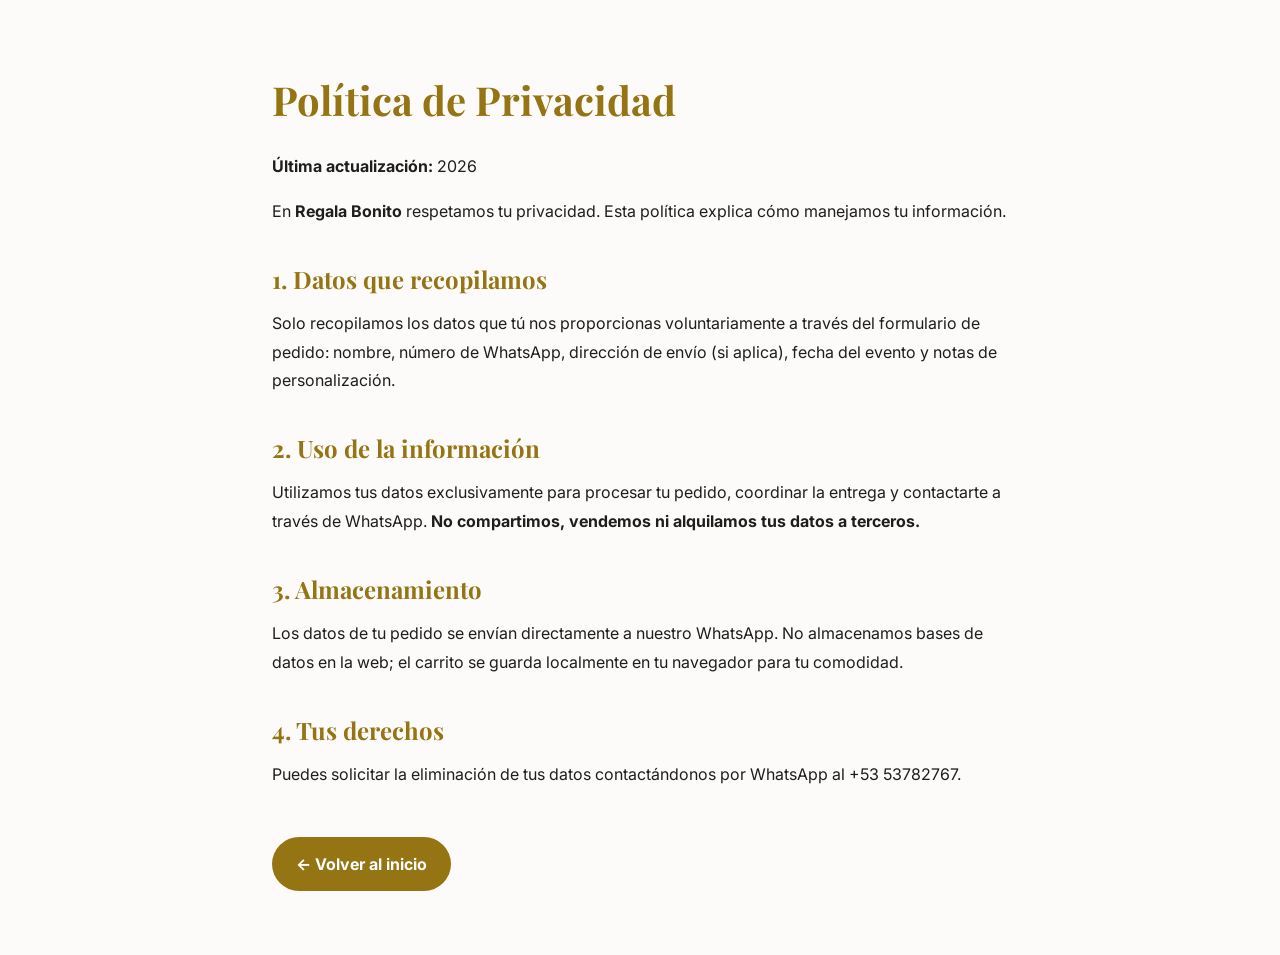
<file: privacy.html>
<!DOCTYPE html>
<html lang="es">
<head>
    <meta charset="UTF-8">
    <meta name="viewport" content="width=device-width, initial-scale=1.0">
    <title>Política de Privacidad - Regala Bonito</title>
    <link rel="icon" type="image/svg+xml" href="data:image/svg+xml,%3Csvg xmlns='http://www.w3.org/2000/svg' viewBox='0 0 100 100'%3E%3Cg fill='%23c5a043' stroke='%23c5a043' stroke-width='6.5' stroke-linecap='round' stroke-linejoin='round'%3E%3Ccircle cx='50' cy='40' r='5.5'/%3E%3Cpath d='M 46 39 C 30 18, 12 35, 45 42'/%3E%3Cpath d='M 54 39 C 70 18, 88 35, 55 42'/%3E%3Cpath d='M 47 44 C 35 56, 30 71, 38 79'/%3E%3Cpath d='M 53 44 C 65 56, 70 71, 62 79'/%3E%3C/g%3E%3C/svg%3E">
    <link href="https://fonts.googleapis.com/css2?family=Inter:wght@300;400;500;600;700&family=Playfair+Display:ital,wght@0,400;0,500;0,600;0,700;1,400&display=swap" rel="stylesheet">
    <link href="styles.css" rel="stylesheet">
</head>
<body class="legal-page">
    <div class="legal-container">
        <h1 class="legal-title">Política de Privacidad</h1>
        <p><strong>Última actualización:</strong> 2026</p>
        <p>En <strong>Regala Bonito</strong> respetamos tu privacidad. Esta política explica cómo manejamos tu información.</p>
        <h2>1. Datos que recopilamos</h2>
        <p>Solo recopilamos los datos que tú nos proporcionas voluntariamente a través del formulario de pedido: nombre, número de WhatsApp, dirección de envío (si aplica), fecha del evento y notas de personalización.</p>
        <h2>2. Uso de la información</h2>
        <p>Utilizamos tus datos exclusivamente para procesar tu pedido, coordinar la entrega y contactarte a través de WhatsApp. <strong>No compartimos, vendemos ni alquilamos tus datos a terceros.</strong></p>
        <h2>3. Almacenamiento</h2>
        <p>Los datos de tu pedido se envían directamente a nuestro WhatsApp. No almacenamos bases de datos en la web; el carrito se guarda localmente en tu navegador para tu comodidad.</p>
        <h2>4. Tus derechos</h2>
        <p>Puedes solicitar la eliminación de tus datos contactándonos por WhatsApp al +53 53782767.</p>
        <a href="/" class="legal-back-btn">← Volver al inicio</a>
    </div>
</body>
</html>
</file>
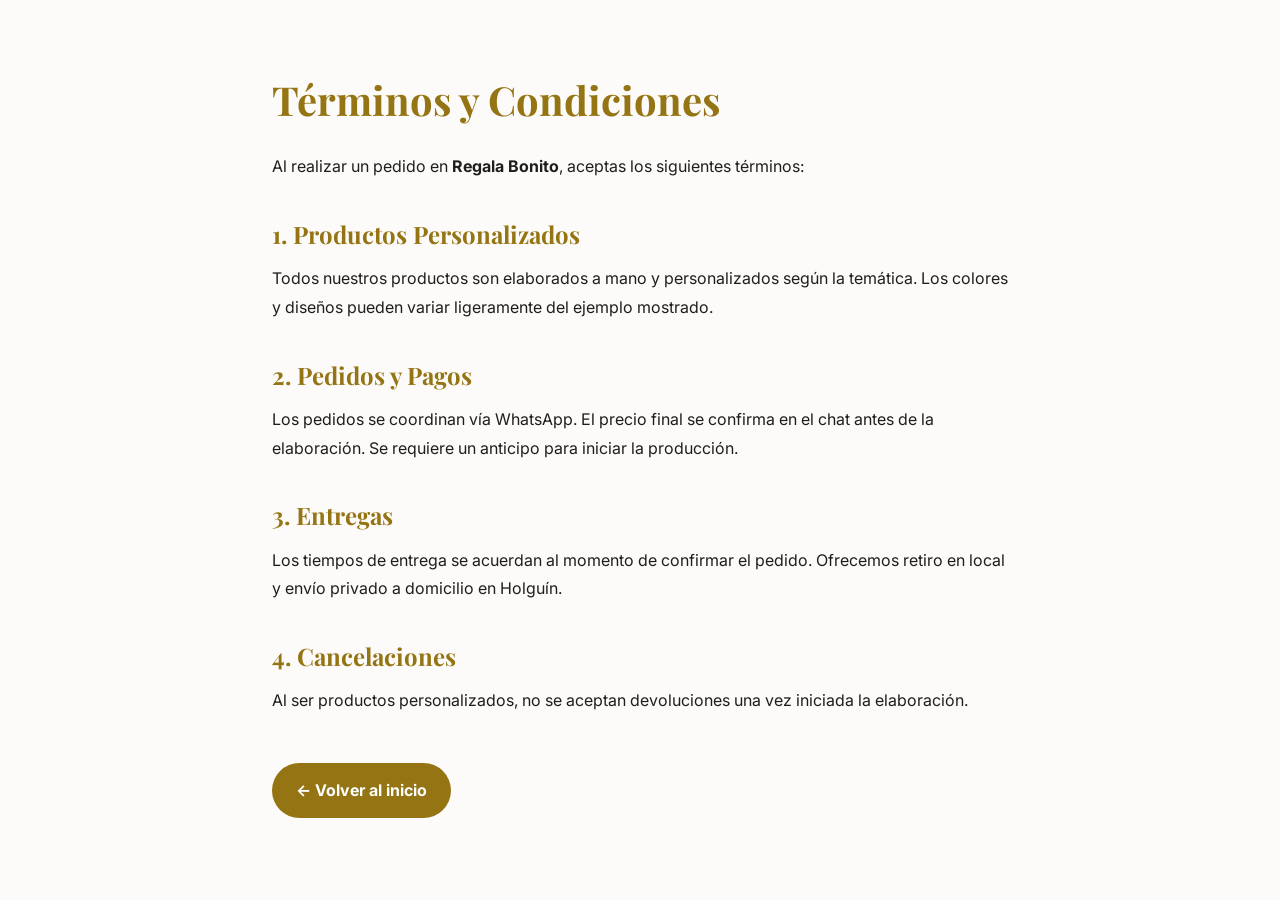
<file: terms.html>
<!DOCTYPE html>
<html lang="es">
<head>
    <meta charset="UTF-8">
    <meta name="viewport" content="width=device-width, initial-scale=1.0">
    <title>Términos y Condiciones - Regala Bonito</title>
    <link rel="icon" type="image/svg+xml" href="data:image/svg+xml,%3Csvg xmlns='http://www.w3.org/2000/svg' viewBox='0 0 100 100'%3E%3Cg fill='%23c5a043' stroke='%23c5a043' stroke-width='6.5' stroke-linecap='round' stroke-linejoin='round'%3E%3Ccircle cx='50' cy='40' r='5.5'/%3E%3Cpath d='M 46 39 C 30 18, 12 35, 45 42'/%3E%3Cpath d='M 54 39 C 70 18, 88 35, 55 42'/%3E%3Cpath d='M 47 44 C 35 56, 30 71, 38 79'/%3E%3Cpath d='M 53 44 C 65 56, 70 71, 62 79'/%3E%3C/g%3E%3C/svg%3E">
    <link href="https://fonts.googleapis.com/css2?family=Inter:wght@300;400;500;600;700&family=Playfair+Display:ital,wght@0,400;0,500;0,600;0,700;1,400&display=swap" rel="stylesheet">
    <link href="styles.css" rel="stylesheet">
</head>
<body class="legal-page">
    <div class="legal-container">
        <h1 class="legal-title">Términos y Condiciones</h1>
        <p>Al realizar un pedido en <strong>Regala Bonito</strong>, aceptas los siguientes términos:</p>
        <h2>1. Productos Personalizados</h2>
        <p>Todos nuestros productos son elaborados a mano y personalizados según la temática. Los colores y diseños pueden variar ligeramente del ejemplo mostrado.</p>
        <h2>2. Pedidos y Pagos</h2>
        <p>Los pedidos se coordinan vía WhatsApp. El precio final se confirma en el chat antes de la elaboración. Se requiere un anticipo para iniciar la producción.</p>
        <h2>3. Entregas</h2>
        <p>Los tiempos de entrega se acuerdan al momento de confirmar el pedido. Ofrecemos retiro en local y envío privado a domicilio en Holguín.</p>
        <h2>4. Cancelaciones</h2>
        <p>Al ser productos personalizados, no se aceptan devoluciones una vez iniciada la elaboración.</p>
        <a href="/" class="legal-back-btn">← Volver al inicio</a>
    </div>
</body>
</html>
</file>
<file: styles.css>
/*
  Project:      Regala Bonito - El Arte de Regalar
  Author:       AI Studio Developer
  Date:         2026-06-17
  Description:  High-end customized celebration gifts landing page. This stylesheet defines the root design system, mobile-first layouts, luxury typography pairings, responsive structures, and fluid interactive animations.
  Technologies: CSS3, Google Fonts (standalone, no build step)
*/

/* ===== VARIABLES & DESIGN SYSTEM ===== */
:root {
  /* Brand Color Palette - Modern Champagne Theme */
  --color-surface-bg: #fdfbf9;
  --color-surface-card: #ffffff;
  --color-surface-low: #f8f5f2;
  --color-surface-container: #eae2d8;
  --color-on-surface: #1e1e1d;
  --color-on-surface-muted: #5e5a52;
  --color-outline: #c7bea2;
  --color-outline-soft: #ebd0bd4c;

  --color-primary: #947413; /* Deeper Luxury Gold */
  --color-primary-gold: #c5a043; /* Pure Champagne Gold */
  --color-on-primary: #ffffff;
  --color-gold-glow: rgba(197, 160, 67, 0.2);

  --color-secondary-taupe: #524d45;
  --color-secondary-container: #f5eedf;
  --color-on-secondary-container: #474135;

  --color-whatsapp: #0f7a52;
  --color-error: #cc3333;

  /* Typography Scale */
  --font-display: "Playfair Display", "Times New Roman", Georgia, serif;
  --font-body: "Inter", system-ui, -apple-system, sans-serif;

  /* Spacing Scale (with fluid vertical negative space) */
  --spacing-xxs: 0.25rem; /* 4px */
  --spacing-xs: 0.5rem; /* 8px */
  --spacing-sm: 1rem; /* 16px */
  --spacing-md: 2rem; /* 32px */
  --spacing-lg: 5rem; /* 80px (Generous breathing room) */
  --spacing-container-max: 75rem; /* 1200px */

  /* Border Radii */
  --radius-sm: 0.375rem; /* 6px */
  --radius-md: 0.75rem; /* 12px */
  --radius-lg: 1.25rem; /* 20px */
  --radius-xl: 2rem; /* 32px */
  --radius-full: 9999px;

  /* Elevation (Air Soft Shadows) */
  --shadow-low: 0 4px 20px rgba(82, 77, 69, 0.04);
  --shadow-high: 0 16px 45px rgba(82, 77, 69, 0.08);
  --shadow-gold: 0 8px 30px rgba(197, 160, 67, 0.15);

  /* Butter-Smooth Spring Transitions */
  --transition-smooth: all 0.4s cubic-bezier(0.16, 1, 0.3, 1);
  --transition-fast: all 0.2s cubic-bezier(0.4, 0, 0.2, 1);
}

/* ===== BASE & ACCESSIBILITY STYLES ===== */
* {
  box-sizing: border-box;
  margin: 0;
  padding: 0;
}

html {
  scroll-behavior: smooth;
  height: -webkit-fill-available;
}

body {
  background-color: var(--color-surface-bg);
  color: var(--color-on-surface);
  font-family: var(--font-body);
  font-size: 1rem;
  line-height: 1.6;
  overflow-x: hidden;
  -webkit-font-smoothing: antialiased;
  min-height: 100vh;
  min-height: -webkit-fill-available;
}

/* Skip Link for Keyboard Nav */
.skip-link {
  position: absolute;
  top: -10rem;
  left: 1rem;
  z-index: 100;
  padding: 0.75rem 1.75rem;
  background-color: var(--color-primary);
  color: var(--color-on-primary);
  font-weight: 600;
  border-radius: var(--radius-md);
  transition: var(--transition-fast);
  text-decoration: none;
}

.skip-link:focus {
  top: 1rem;
  outline: 3px solid var(--color-primary-gold);
  outline-offset: 4px;
}

/* ===== STANDALONE UTILITY CLASSES ===== */
/* Small set of utilities used in the markup, restored without Tailwind. */
.text-xs {
  font-size: 0.75rem;
  line-height: 1rem;
}
.text-base {
  font-size: 1rem;
  line-height: 1.5rem;
}
.text-lg {
  font-size: 1.125rem;
  line-height: 1.75rem;
}
.font-normal {
  font-weight: 400;
}
.text-on-secondary-container {
  color: var(--color-on-secondary-container);
}
.border-0 {
  border-width: 0;
}
.p-0 {
  padding: 0;
}
.m-0 {
  margin: 0;
}
.space-y-4 > * + * {
  margin-top: var(--spacing-sm);
}
.sr-only {
  position: absolute;
  width: 1px;
  height: 1px;
  padding: 0;
  margin: -1px;
  overflow: hidden;
  clip: rect(0, 0, 0, 0);
  white-space: nowrap;
  border-width: 0;
}

/* Luxury Interactive Outlines */
a:focus-visible,
button:focus-visible,
input:focus-visible,
select:focus-visible,
textarea:focus-visible {
  outline: 3px solid var(--color-primary-gold);
  outline-offset: 2px;
}

/* Main Container Frame */
.container {
  width: 100%;
  max-width: var(--spacing-container-max);
  margin-right: auto;
  margin-left: auto;
  padding-right: var(--spacing-sm);
  padding-left: var(--spacing-sm);
}

/* ===== LUXURY STICKY HEADER ===== */
.header {
  position: fixed;
  top: 0;
  left: 0;
  z-index: 50;
  width: 100%;
  background-color: rgba(253, 251, 249, 0.85);
  backdrop-filter: blur(20px);
  -webkit-backdrop-filter: blur(20px);
  border-bottom: 1px solid rgba(199, 190, 162, 0.25);
  transition: var(--transition-smooth);
}

.header__content {
  display: flex;
  align-items: center;
  justify-content: space-between;
  padding: 1rem 1.25rem;
}

.header__branding {
  display: flex;
  align-items: center;
  gap: var(--spacing-xs);
  cursor: pointer;
  text-decoration: none;
}

.header__logo-container {
  height: 4rem;
  width: 4rem;
  display: flex;
  align-items: center;
  justify-content: center;
  transition: var(--transition-smooth);
}

.header__logo-svg {
  width: 100%;
  height: 100%;
  color: var(--color-primary-gold);
  transition: var(--transition-smooth);
}

.header__branding:hover .header__logo-container {
  transform: rotate(-10deg) scale(1.15);
}

.header__title {
  font-family: var(--font-display);
  font-size: 1.55rem;
  font-weight: 700;
  color: var(--color-primary);
  letter-spacing: -0.01em;
  background: linear-gradient(
    135deg,
    var(--color-primary),
    var(--color-primary-gold)
  );
  -webkit-background-clip: text;
  -webkit-text-fill-color: transparent;
  transition: var(--transition-smooth);
}

.header__nav {
  display: none;
  align-items: center;
  gap: var(--spacing-md);
}

.header__link {
  font-size: 0.8125rem;
  font-weight: 600;
  color: var(--color-on-surface-muted);
  text-decoration: none;
  letter-spacing: 0.08em;
  text-transform: uppercase;
  padding: 0.5rem 0.25rem;
  position: relative;
  transition: var(--transition-fast);
}

.header__link::after {
  content: "";
  position: absolute;
  bottom: 0;
  left: 50%;
  width: 0;
  height: 1.5px;
  background-color: var(--color-primary);
  transition: var(--transition-fast);
  transform: translateX(-50%);
}

.header__link:hover::after,
.header__link--active::after {
  width: 100%;
}

.header__link:hover,
.header__link--active {
  color: var(--color-primary);
}

.header__actions {
  display: flex;
  align-items: center;
  gap: var(--spacing-xs);
}

.header__cart-button {
  position: relative;
  display: flex;
  align-items: center;
  justify-content: center;
  height: 2.5rem;
  width: 2.5rem;
  color: var(--color-primary);
  background-color: var(--color-surface-card);
  border: 1px solid rgba(199, 190, 162, 0.25);
  border-radius: var(--radius-full);
  cursor: pointer;
  box-shadow: var(--shadow-low);
  transition: var(--transition-smooth);
}

.header__cart-button:hover {
  transform: scale(1.05);
  border-color: var(--color-primary-gold);
  box-shadow: 0 4px 15px rgba(197, 160, 67, 0.15);
}

.header__cart-badge {
  position: absolute;
  top: -0.25rem;
  right: -0.25rem;
  display: flex;
  align-items: center;
  justify-content: center;
  height: 1.25rem;
  width: 1.25rem;
  background-color: var(--color-primary-gold);
  border: 1.5px solid var(--color-surface-bg);
  color: #ffffff;
  font-size: 0.625rem;
  font-weight: 700;
  border-radius: var(--radius-full);
  animation: badgeScale 0.4s cubic-bezier(0.175, 0.885, 0.32, 1.275) both;
}

.header__mobile-menu-trigger {
  display: flex;
  align-items: center;
  justify-content: center;
  height: 2.5rem;
  width: 2.5rem;
  background-color: var(--color-surface-card);
  color: var(--color-on-surface);
  border: 1px solid rgba(199, 190, 162, 0.25);
  border-radius: var(--radius-full);
  cursor: pointer;
  transition: var(--transition-smooth);
}

.header__mobile-menu-trigger:hover {
  transform: scale(1.05);
  border-color: var(--color-primary-gold);
}

.header__action-icon {
  width: 1.5rem !important;
  height: 1.5rem !important;
  font-weight: 300 !important;
}

/* ===== PREMIUM RESPONSIVE HERO SECTION ===== */
.hero {
  position: relative;
  display: flex;
  align-items: center;
  justify-content: center;
  height: 100vh;
  height: 100dvh;
  min-height: 520px;
  width: 100%;
  overflow: hidden;
  background-color: #d7c197;
}

.hero__background {
  position: absolute;
  inset: 0;
  z-index: 0;
  width: 100%;
  height: 100%;
}

.hero__overlay {
  position: absolute;
  inset: 0;
  z-index: 10;
  width: 100%;
  height: 100%;
  background: linear-gradient(
    180deg,
    rgba(11, 9, 8, 0.2) 0%,
    rgba(11, 9, 8, 0.85) 100%
  );
}

.hero__image {
  width: 100%;
  height: 100%;
  object-fit: cover;
  transform: scale(1.02);
  transition: transform 6s cubic-bezier(0.16, 1, 0.3, 1);
}

.hero:hover .hero__image {
  transform: scale(1.07);
}

.hero__content {
  position: relative;
  z-index: 20;
  width: 100%;
  color: #ffffff;
  padding: 0 var(--spacing-sm);
  display: flex;
  align-items: center;
  justify-content: center;
}

.hero__text-wrapper {
  max-width: 42rem;
  margin: 0 auto;
  text-align: center;
}

.hero__title {
  font-family: var(--font-display);
  font-size: 2.75rem;
  font-weight: 700;
  line-height: 1.3;
  padding-bottom: 0.1em;
  margin-bottom: var(--spacing-sm);
  letter-spacing: -0.01em;

  background: none !important;
  color: #ffffff !important;
  -webkit-text-fill-color: #ffffff !important;
  text-shadow: 0 4px 15px rgba(0, 0, 0, 0.7);

  animation: heroTitleReveal 1.4s cubic-bezier(0.16, 1, 0.3, 1) both;
}

.hero__tagline {
  font-family: var(--font-body);
  font-weight: 300;
  font-size: 1.0625rem;
  line-height: 1.6;
  margin-bottom: var(--spacing-md);
  color: #eae2d8;
  opacity: 0.95;
  animation: heroTextReveal 1.6s cubic-bezier(0.16, 1, 0.3, 1) 0.2s both;
  text-shadow: 0 2px 10px rgba(0, 0, 0, 0.8);
}

.hero__button {
  display: inline-flex;
  align-items: center;
  justify-content: center;
  padding: 0.95rem 2.5rem;
  background: linear-gradient(135deg, var(--color-primary-gold), #dfb448);
  color: #0b0a09;
  font-size: 0.8125rem;
  font-weight: 700;
  text-transform: uppercase;
  letter-spacing: 0.15em;
  text-decoration: none;
  border-radius: var(--radius-full);
  box-shadow:
    var(--shadow-gold),
    0 0 0 1px rgba(197, 160, 67, 0.1);
  transition: var(--transition-smooth);
  animation: heroButtonReveal 1.8s cubic-bezier(0.16, 1, 0.3, 1) 0.4s both;
}

.hero__button:hover {
  transform: translateY(-4px);
  background: linear-gradient(135deg, #ffd875, #dfb448);
  box-shadow: 0 12px 35px rgba(197, 160, 67, 0.45);
}

.hero__button:active {
  transform: translateY(-2px);
}

.hero__scroll-indicator {
  position: absolute;
  bottom: 2.5rem;
  left: 0;
  width: 100%;
  display: flex;
  justify-content: center;
  z-index: 25;
  animation: heroButtonReveal 1.8s cubic-bezier(0.16, 1, 0.3, 1) 0.6s both;
}

.hero__scroll-btn {
  display: flex;
  flex-direction: column;
  align-items: center;
  gap: 0.375rem;
  text-decoration: none;
  color: rgba(234, 226, 216, 0.7);
  font-size: 0.6875rem;
  font-weight: 600;
  letter-spacing: 0.18em;
  text-transform: uppercase;
  transition: var(--transition-smooth);
}

.hero__scroll-btn:hover {
  color: var(--color-primary-gold);
}

.hero__scroll-arrow {
  width: 2rem;
  height: 2rem;
  animation: scrollPulse 2s infinite ease-in-out;
}

@keyframes scrollPulse {
  0%,
  100% {
    transform: translateY(0);
    opacity: 0.5;
  }
  50% {
    transform: translateY(6px);
    opacity: 1;
  }
}

/* ===== CATÁLOGO SECTION ===== */
.catalog {
  padding-top: var(--spacing-lg);
  padding-bottom: var(--spacing-lg);
}

.catalog__header {
  display: flex;
  flex-direction: column;
  align-items: center;
  text-align: center;
  margin-bottom: var(--spacing-md);
}

.catalog__subtitle {
  font-size: 0.75rem;
  font-weight: 700;
  text-transform: uppercase;
  letter-spacing: 0.15em;
  color: var(--color-primary-gold);
  margin-bottom: 0.5rem;
}

.catalog__title {
  font-family: var(--font-display);
  font-size: 2.25rem;
  font-weight: 600;
  color: var(--color-on-surface);
  line-height: 1.25;
}

.catalog__divider {
  width: 3.5rem;
  height: 2.5px;
  background-color: var(--color-primary-gold);
  margin: var(--spacing-sm) 0;
  border-radius: var(--radius-full);
}

.catalog__scroller-wrapper {
  position: relative;
  width: 100%;
}

.catalog__scroller {
  width: 100%;
  overflow-x: auto;
  padding: 0.5rem 0.25rem 0.75rem 0.25rem;
  -ms-overflow-style: none; /* IE, Edge */
  scrollbar-width: none; /* Firefox */
}

/* Elegant scroll container hiding logic */
.catalog__scroller::-webkit-scrollbar {
  display: none; /* Chrome, Safari */
}

.catalog__scroll-indicator-mobile {
  position: absolute;
  right: 0.65rem;
  top: 50%;
  transform: translateY(-50%);
  display: flex;
  align-items: center;
  justify-content: center;
  background-color: rgba(255, 255, 255, 0.55);
  backdrop-filter: blur(4px);
  -webkit-backdrop-filter: blur(4px);
  border: 1px solid rgba(197, 160, 67, 0.2);
  color: var(--color-primary-gold);
  width: 2.25rem;
  height: 2.25rem;
  border-radius: var(--radius-full);
  pointer-events: none;
  z-index: 5;
  transition:
    opacity 0.4s cubic-bezier(0.165, 0.84, 0.44, 1),
    transform 0.4s cubic-bezier(0.165, 0.84, 0.44, 1);
  opacity: 0.85;
}

.catalog__scroll-indicator-mobile--hidden {
  opacity: 0 !important;
  transform: translateY(-50%) translateX(8px) !important;
  pointer-events: none;
}

.catalog__scroll-arrow-mobile {
  display: inline-flex;
  align-items: center;
  justify-content: center;
  animation: miniSlideArrow 1.6s infinite ease-in-out;
}

@keyframes miniSlideArrow {
  0%,
  100% {
    transform: translateX(0);
  }
  50% {
    transform: translateX(3px);
  }
}

@media (min-width: 950px) {
  .catalog__scroll-indicator-mobile {
    display: none !important;
  }
}

.catalog__filters {
  display: flex;
  gap: var(--spacing-xs);
  min-width: max-content;
  position: relative;
}

.catalog__filter-btn {
  padding: 0.625rem 1.375rem;
  background-color: var(--color-surface-card);
  color: var(--color-on-surface-muted);
  font-family: var(--font-body);
  font-size: 0.8125rem;
  font-weight: 500;
  border: 1px solid rgba(199, 190, 162, 0.25);
  border-radius: var(--radius-full);
  cursor: pointer;
  transition: var(--transition-smooth);
}

.catalog__filter-btn:not(.catalog__filter-btn--active):hover {
  border-color: var(--color-primary-gold);
  color: var(--color-primary);
  transform: translateY(-2px);
}

.catalog__filter-btn--active {
  background-color: var(--color-primary) !important;
  border-color: var(--color-primary) !important;
  color: var(--color-on-primary) !important;
}

.catalog__filter-btn--active:hover {
  transform: translateY(-2px);
  background-color: var(--color-primary) !important;
  border-color: var(--color-primary) !important;
  color: var(--color-on-primary) !important;
}

/* ===== PRODUCT GRID ===== */
.product-grid {
  display: grid;
  grid-template-columns: repeat(2, 1fr);
  gap: 1rem;
  padding: 0.5rem;
  align-items: stretch;
}

.product-card {
  position: relative;
  background-color: var(--color-surface-card);
  border-radius: var(--radius-md);
  overflow: hidden;
  border: 1px solid rgba(199, 190, 162, 0.15);
  box-shadow: var(--shadow-low);
  display: flex;
  flex-direction: column;
  transition: var(--transition-smooth);
  width: 100%;
  height: 100%;
  cursor: pointer;
}

.product-card:hover {
  transform: translateY(-8px);
  box-shadow: var(--shadow-high);
}

.product-card__wrapper {
  position: relative;
  aspect-ratio: 1.1 / 1; /* Slight landscape aspect ratio prevents image stretch heights */
  background-color: var(--color-surface-low);
  overflow: hidden;
}

.product-card__image {
  width: 100%;
  height: 100%;
  object-fit: cover;
  transition: transform 0.6s cubic-bezier(0.16, 1, 0.3, 1);
}

.product-card__image--placeholder {
  object-fit: contain;
  padding: 1rem;
  background-color: var(--color-secondary-container);
}

.catalog__status {
  grid-column: 1 / -1;
  width: 100%;
  padding: var(--spacing-md) var(--spacing-sm);
  text-align: center;
  color: var(--color-on-surface-muted);
  font-size: 0.9375rem;
  line-height: 1.6;
}

.catalog__status--error {
  color: var(--color-error);
}

.product-card:hover .product-card__image {
  transform: scale(1.08);
}

.product-card__body {
  padding: 1rem;
  display: flex;
  flex-direction: column;
  flex-grow: 1;
}

.product-card__title {
  font-family: var(--font-display);
  font-size: 1.0625rem;
  font-weight: 600;
  color: var(--color-on-surface);
  margin-bottom: 0.375rem;
}

.product-card__description {
  font-size: 0.75rem;
  color: var(--color-on-surface-muted);
  margin-bottom: 0.75rem;
  display: -webkit-box;
  -webkit-line-clamp: 2;
  -webkit-box-orient: vertical;
  overflow: hidden;
  line-height: 1.5;
}

.product-card__footer {
  margin-top: auto;
  display: flex;
  flex-direction: column;
  gap: var(--spacing-xs);
}

.product-card__price {
  font-size: 1.125rem;
  font-weight: 700;
  color: var(--color-primary);
}

.product-card__button {
  display: inline-flex;
  align-items: center;
  justify-content: center;
  gap: 0.375rem;
  padding: 0.625rem 0.875rem;
  background-color: var(--color-primary);
  color: var(--color-on-primary);
  font-size: 0.75rem;
  font-weight: 600;
  border: none;
  border-radius: var(--radius-sm);
  cursor: pointer;
  transition: var(--transition-fast);
  width: 100%;
}

.product-card__button:hover {
  background-color: var(--color-primary-gold);
}

.product-card__button:active {
  transform: scale(0.97);
}

/* ===== HOW TO ORDER ===== */
.instructions {
  background-color: var(--color-surface-low);
  padding-top: var(--spacing-lg);
  padding-bottom: var(--spacing-lg);
}

.instructions__title {
  font-family: var(--font-display);
  font-size: 2.25rem;
  font-weight: 600;
  color: var(--color-primary);
  text-align: center;
  margin-bottom: var(--spacing-md);
}

.instructions__grid {
  display: grid;
  grid-template-columns: 1fr;
  gap: var(--spacing-sm);
  padding: 0 1rem;
}

.instruction-step {
  display: flex;
  align-items: flex-start;
  text-align: left;
  padding: 1.25rem;
  background-color: var(--color-surface-card);
  border-radius: var(--radius-md);
  box-shadow: var(--shadow-low);
  border: 1px solid rgba(199, 190, 162, 0.1);
  transition: var(--transition-smooth);
}

.instruction-step:hover {
  transform: translateX(4px);
  border-color: var(--color-primary-gold);
}

.instruction-step__icon-box {
  display: flex;
  align-items: center;
  justify-content: center;
  width: 3.5rem;
  height: 3.5rem;
  background-color: var(--color-secondary-container);
  border-radius: var(--radius-full);
  color: var(--color-primary);
  flex-shrink: 0;
  margin-right: var(--spacing-sm);
}

.instruction-step__icon {
  font-size: 1.875rem !important;
  font-weight: 300 !important;
}

.instruction-step__text-box {
  display: flex;
  flex-direction: column;
}

.instruction-step__title {
  font-size: 0.9375rem;
  font-weight: 700;
  color: var(--color-on-surface);
  margin-bottom: 0.125rem;
}

.instruction-step__description {
  font-size: 0.75rem;
  color: var(--color-on-surface-muted);
  line-height: 1.4;
}

/* ===== COMPACT LUXURY FORM SECTION ===== */
.checkout-section {
  padding-top: var(--spacing-lg);
  padding-bottom: var(--spacing-lg);
}

.checkout {
  max-width: 68rem;
  margin-right: auto;
  margin-left: auto;
  padding: 0 1rem;
  width: 100%;
}

.checkout__card {
  background-color: var(--color-surface-card);
  padding: 1.75rem;
  border-radius: var(--radius-lg);
  box-shadow: var(--shadow-high);
  border: 1px solid rgba(199, 190, 162, 0.2);
}

.checkout__title {
  font-family: var(--font-display);
  font-size: 2rem;
  font-weight: 600;
  color: var(--color-primary);
  margin-bottom: var(--spacing-md);
  text-align: center;
}

.form-group {
  margin-bottom: 1.25rem;
}

.form-row {
  display: grid;
  grid-template-columns: 1fr;
  gap: 1rem;
}

.form-label {
  display: block;
  font-size: 0.8125rem;
  font-weight: 600;
  color: var(--color-on-surface-muted);
  margin-bottom: 0.375rem;
  letter-spacing: 0.05em;
  text-transform: uppercase;
}

.form-control,
.form-select,
.form-textarea {
  width: 100%;
  padding: 1rem 1.25rem;
  border: 1px solid var(--color-surface-container);
  border-radius: var(--radius-md);
  background-color: #ffffff;
  font-family: var(--font-body);
  font-size: 1rem;
  color: var(--color-on-surface);
  transition: var(--transition-fast);
}

.form-control::placeholder,
.form-textarea::placeholder {
  color: #b5af9f;
  font-style: italic;
  font-weight: 300;
}

.form-control:focus,
.form-select:focus,
.form-textarea:focus {
  border-color: var(--color-primary-gold);
  background-color: #ffffff;
  outline: none;
  box-shadow: 0 0 0 4px var(--color-gold-glow);
}

.form-select {
  appearance: none;
  -webkit-appearance: none;
  -moz-appearance: none;
  background-image: url("data:image/svg+xml,%3Csvg xmlns='http://www.w3.org/2000/svg' viewBox='0 0 24 24' fill='%23947413'%3E%3Cpath d='M7 10l5 5 5-5z'/%3E%3C/svg%3E");
  background-repeat: no-repeat;
  background-position: right 1rem center;
  background-size: 1.5rem;
  padding-right: 3rem;
  cursor: pointer;
}

.form-textarea {
  resize: vertical;
  min-height: 120px;
}

.checkout__submit-btn {
  display: inline-flex;
  align-items: center;
  justify-content: center;
  gap: 0.75rem;
  width: 100%;
  padding: 1.125rem 2rem;
  background-color: var(--color-on-surface) !important;
  color: #ffffff !important;
  border: none !important;
  font-family: var(--font-body);
  font-size: 0.9375rem;
  font-weight: 700;
  text-transform: uppercase;
  letter-spacing: 0.16em;
  border-radius: var(--radius-full) !important;
  cursor: pointer;
  transition: all 0.4s cubic-bezier(0.165, 0.84, 0.44, 1) !important;
}

.checkout__submit-btn:hover {
  background-color: var(--color-whatsapp) !important;
  border: none !important;
  color: #ffffff !important;
  transform: translateY(-3px);
  letter-spacing: 0.15em;
}

.checkout__submit-btn:active {
  transform: translateY(-1px) scale(0.98);
}

.checkout__btn-whatsapp {
  width: 1.35rem;
  height: 1.35rem;
  fill: currentColor;
}

/* ===== CART DRAWER SYSTEM ===== */
.cart-overlay {
  position: fixed;
  inset: 0;
  z-index: 60;
  display: none;
  background-color: rgba(18, 16, 13, 0.4);
  opacity: 0;
  transition: opacity 0.4s cubic-bezier(0.16, 1, 0.3, 1);
}

.cart-overlay--active {
  display: block;
  opacity: 1;
}

.cart-sidebar {
  position: fixed;
  top: 0;
  right: 0;
  z-index: 70;
  display: flex;
  flex-direction: column;
  width: 100%;
  max-width: 26rem;
  height: 100%;
  background-color: var(--color-surface-card);
  box-shadow: var(--shadow-high);
  transform: translateX(100%);
  transition: transform 0.4s cubic-bezier(0.16, 1, 0.3, 1);
}

.cart-sidebar--active {
  transform: translateX(0);
}

.cart-sidebar__header {
  display: flex;
  align-items: center;
  justify-content: space-between;
  padding: 1.25rem;
  border-bottom: 1px solid rgba(199, 190, 162, 0.2);
}

.cart-sidebar__title {
  font-family: var(--font-display);
  font-size: 1.375rem;
  font-weight: 600;
  color: var(--color-primary);
}

.cart-sidebar__close-btn {
  display: flex;
  align-items: center;
  justify-content: center;
  height: 2.25rem;
  width: 2.25rem;
  background: none;
  border: 1px solid rgba(199, 190, 162, 0.15);
  border-radius: var(--radius-full);
  cursor: pointer;
  transition: var(--transition-fast);
}

.cart-sidebar__close-btn:hover {
  background-color: var(--color-surface-low);
  transform: rotate(90deg);
}

.cart-sidebar__list {
  flex-grow: 1;
  overflow-y: auto;
  padding: 1.25rem;
}

.cart-empty-state {
  display: flex;
  flex-direction: column;
  align-items: center;
  justify-content: center;
  height: 100%;
  color: var(--color-on-surface-muted);
  text-align: center;
}

.cart-empty-state__icon {
  font-size: 3rem;
  color: rgba(197, 160, 67, 0.3);
  margin-bottom: var(--spacing-sm);
  animation: softFloating 3s ease-in-out infinite;
}

.cart-item {
  display: flex;
  align-items: center;
  gap: 0.75rem;
  padding: 0.875rem;
  background-color: var(--color-surface-low);
  border-radius: var(--radius-md);
  margin-bottom: 0.75rem;
  border: 1px solid rgba(199, 190, 162, 0.1);
}

.cart-item__info {
  flex-grow: 1;
}

.cart-item__title {
  font-weight: 700;
  color: var(--color-on-surface);
  font-size: 0.875rem;
}

.cart-item__price {
  font-weight: 500;
  color: var(--color-primary);
  font-size: 0.8125rem;
}

.cart-item__controls {
  display: flex;
  align-items: center;
  gap: 0.5rem;
  background-color: var(--color-surface-card);
  padding: 0.125rem 0.375rem;
  border-radius: var(--radius-full);
  border: 1px solid rgba(199, 190, 162, 0.15);
}

.cart-item__btn {
  display: flex;
  align-items: center;
  justify-content: center;
  width: 1.5rem;
  height: 1.5rem;
  background: none;
  border: none;
  border-radius: var(--radius-full);
  font-size: 0.875rem;
  font-weight: 700;
  cursor: pointer;
  transition: var(--transition-fast);
}

.cart-item__btn:hover {
  background-color: var(--color-surface-low);
}

.cart-item__quantity {
  font-weight: 700;
  font-size: 0.8125rem;
  min-width: 1rem;
  text-align: center;
}

.cart-item__remove-btn {
  background: none;
  border: none;
  color: rgba(186, 26, 26, 0.5);
  cursor: pointer;
  transition: var(--transition-fast);
}

.cart-item__remove-btn:hover {
  color: var(--color-error);
  transform: scale(1.1);
}

.cart-sidebar__footer {
  padding: 1.25rem;
  border-top: 1px solid rgba(199, 190, 162, 0.2);
  background-color: var(--color-surface-low);
}

.cart-sidebar__summary {
  display: flex;
  align-items: center;
  justify-content: space-between;
  margin-bottom: 1rem;
}

.cart-sidebar__label {
  font-weight: 700;
  font-size: 0.9375rem;
}

.cart-sidebar__total {
  font-size: 1.375rem;
  font-weight: 700;
  color: var(--color-primary);
}

.cart-sidebar__checkout-btn {
  display: block;
  width: 100%;
  padding: 0.875rem;
  background-color: var(--color-primary);
  color: var(--color-on-primary);
  font-weight: 700;
  text-align: center;
  border: none;
  border-radius: var(--radius-sm);
  cursor: pointer;
  font-size: 0.875rem;
  text-transform: uppercase;
  letter-spacing: 0.05em;
  transition: var(--transition-smooth);
}

.cart-sidebar__checkout-btn:hover {
  background-color: var(--color-primary-gold);
  transform: translateY(-2px);
}

/* ===== BOUTIQUE FOOTER ===== */
.footer {
  background-color: var(--color-surface-low);
  border-top: 1px solid rgba(199, 190, 162, 0.3);
  padding-top: var(--spacing-lg);
}

.footer__grid {
  display: grid;
  grid-template-columns: 1fr;
  gap: var(--spacing-md);
  padding: 0 1rem var(--spacing-md) 1rem;
}

.footer__brand-block {
  display: flex;
  flex-direction: column;
}

.footer__logo-container {
  height: 3rem;
  width: 3rem;
  display: flex;
  align-items: center;
  justify-content: center;
  align-self: flex-start;
  margin-bottom: var(--spacing-xs);
  transition: var(--transition-smooth);
}

.footer__logo-svg {
  width: 100%;
  height: 100%;
  color: var(--color-primary-gold);
}

.footer__brand-block:hover .footer__logo-container {
  transform: rotate(-10deg) scale(1.1);
}

.footer__title {
  font-family: var(--font-display);
  font-size: 1.375rem;
  font-weight: 600;
  color: var(--color-primary);
  margin-bottom: 0.5rem;
}

.footer__description {
  font-size: 0.8125rem;
  color: var(--color-on-surface-muted);
}

.footer__heading {
  font-size: 0.9375rem;
  font-weight: 700;
  color: var(--color-on-surface);
  margin-bottom: 1rem;
  text-transform: uppercase;
  letter-spacing: 0.08em;
}

.footer__contact-list {
  list-style: none;
}

.footer__contact-item {
  display: flex;
  align-items: center;
  gap: 0.625rem;
  font-size: 0.8125rem;
  color: var(--color-on-surface-muted);
  margin-bottom: 0.75rem;
}

.footer__contact-icon {
  color: var(--color-primary);
}

.footer__map-wrapper {
  height: 10rem;
  background-color: var(--color-surface-container);
  border-radius: var(--radius-md);
  overflow: hidden;
  box-shadow: var(--shadow-low);
}

.footer__map-img {
  width: 100%;
  height: 100%;
  object-fit: cover;
}

/* ===== FOOTER BOTTOM (Legal y Copyright) ===== */
.footer__bottom {
  border-top: 1px solid rgba(199, 190, 162, 0.15);
  padding: 2rem 1rem;
  display: flex;
  flex-direction: column;
  align-items: center;
  gap: 1.2rem;
  text-align: center;
}

.footer__legal-links {
  display: flex;
  align-items: center;
  gap: 1rem;
  font-size: 0.875rem;
}

.footer__legal-links a {
  color: var(--color-on-surface-muted);
  text-decoration: none;
  transition: var(--transition-fast);
}

.footer__legal-links a:hover {
  color: var(--color-primary);
}

.footer__separator {
  color: var(--color-outline);
  font-size: 0.75rem;
}

.footer__copyright {
  border-top: none !important;
  padding: 0 !important;
  font-size: 0.75rem;
  color: var(--color-on-surface-muted);
  letter-spacing: 0.05em;
}

@media (max-width: 767px) {
  .footer__legal-links {
    flex-direction: column; 
    gap: 0.5rem;
  }
  
  .footer__legal-links a {
    font-size: 0.75rem; 
    padding: 0.25rem 0;
  }
  
  .footer__separator {
    display: none; 
  }
}

/* ===== MOBILE NAVIGATION MENU DRAWER SYSTEM ===== */
.mobile-menu-overlay {
  position: fixed;
  top: 0;
  left: 0;
  z-index: 80;
  display: none;
  width: 100%;
  height: 100%;
  background-color: rgba(0, 0, 0, 0.35);
  backdrop-filter: blur(4px);
  -webkit-backdrop-filter: blur(4px);
  opacity: 0;
  transition: opacity 0.4s ease;
}

.mobile-menu-overlay--active {
  display: block;
  opacity: 1;
}

.mobile-menu-sidebar {
  position: fixed;
  top: 0;
  left: 0;
  z-index: 90;
  display: flex;
  flex-direction: column;
  width: 100%;
  max-width: 20rem;
  height: 100%;
  background-color: var(--color-surface-card);
  box-shadow: 10px 0 35px rgba(0, 0, 0, 0.15);
  transform: translateX(-100%);
  transition: transform 0.4s cubic-bezier(0.16, 1, 0.3, 1);
}

.mobile-menu-sidebar--active {
  transform: translateX(0);
}

.mobile-menu-sidebar__header {
  display: flex;
  align-items: center;
  justify-content: space-between;
  padding: 1.5rem;
  border-bottom: 1px solid rgba(199, 190, 162, 0.15);
}

.mobile-menu-sidebar__logo-brand {
  display: flex;
  align-items: center;
  gap: 0.5rem;
}

.mobile-menu-sidebar__logo-svg {
  width: 1.75rem;
  height: 1.75rem;
  color: var(--color-primary-gold);
}

.mobile-menu-sidebar__title {
  font-family: var(--font-display);
  font-size: 1.125rem;
  font-weight: 700;
  color: var(--color-primary);
  letter-spacing: -0.02em;
}

.mobile-menu-sidebar__close-btn {
  display: flex;
  align-items: center;
  justify-content: center;
  height: 2.25rem;
  width: 2.25rem;
  background: none;
  border: 1px solid rgba(199, 190, 162, 0.15);
  border-radius: var(--radius-full);
  cursor: pointer;
  transition: var(--transition-fast);
}

.mobile-menu-sidebar__close-btn:hover {
  background-color: var(--color-surface-low);
  transform: rotate(90deg);
}

.mobile-menu-sidebar__nav {
  display: flex;
  flex-direction: column;
  gap: 0.5rem;
  padding: 1.5rem;
  flex-grow: 1;
}

.mobile-menu-sidebar__link {
  display: flex;
  align-items: center;
  gap: 0.875rem;
  padding: 0.875rem 1rem;
  color: var(--color-on-surface);
  font-family: var(--font-body);
  font-size: 0.9375rem;
  font-weight: 500;
  border-radius: var(--radius-md);
  text-decoration: none;
  transition: all 0.2s ease;
}

.mobile-menu-sidebar__link svg {
  color: var(--color-primary-gold);
}

.mobile-menu-sidebar__link:hover {
  background-color: var(--color-surface-low);
  color: var(--color-primary);
  transform: translateX(4px);
}

.mobile-menu-sidebar__footer {
  padding: 1.5rem;
  border-top: 1px solid rgba(199, 190, 162, 0.15);
  background-color: var(--color-surface-low);
  display: flex;
  flex-direction: column;
  gap: 0.75rem;
}

.mobile-menu-sidebar__cart-btn {
  display: flex;
  align-items: center;
  justify-content: center;
  gap: 0.65rem;
  width: 100%;
  padding: 0.875rem;
  background-color: var(--color-surface-card);
  color: var(--color-primary);
  border: 1px solid rgba(197, 160, 67, 0.25);
  border-radius: var(--radius-md);
  font-weight: 700;
  font-size: 0.875rem;
  cursor: pointer;
  box-shadow: 0 2px 8px rgba(0, 0, 0, 0.03);
  transition: var(--transition-smooth);
}

.mobile-menu-sidebar__cart-btn:hover {
  background-color: var(--color-surface-low);
  border-color: var(--color-primary-gold);
}

.mobile-menu-sidebar__cart-badge {
  background-color: var(--color-primary-gold);
  color: white;
  font-size: 0.75rem;
  font-weight: 700;
  padding: 0.125rem 0.45rem;
  border-radius: var(--radius-full);
}

.mobile-menu-sidebar__wa-btn {
  display: flex;
  align-items: center;
  justify-content: center;
  gap: 0.65rem;
  width: 100%;
  padding: 0.875rem;
  background-color: var(--color-whatsapp);
  color: white;
  border: none;
  border-radius: var(--radius-md);
  text-decoration: none;
  font-weight: 700;
  font-size: 0.875rem;
  box-shadow: 0 4px 12px rgba(37, 211, 102, 0.2);
  transition: var(--transition-smooth);
}

.mobile-menu-sidebar__wa-btn:hover {
  background-color: #128c7e;
  transform: translateY(-2px);
}

.mobile-menu-sidebar__wa-icon {
  width: 1.15rem;
  height: 1.15rem;
}

/* ===== GRAPHICAL ANIMATION SYSTEM ===== */
.scroll-reveal {
  opacity: 1;
  transform: translateY(0) scale(1);
  filter: blur(0);
  transition:
    opacity 0.8s cubic-bezier(0.16, 1, 0.3, 1),
    transform 0.8s cubic-bezier(0.16, 1, 0.3, 1),
    filter 0.8s cubic-bezier(0.16, 1, 0.3, 1);
}

.js-ready .scroll-reveal:not(.revealed) {
  opacity: 0;
  transform: translateY(30px) scale(0.99);
  filter: blur(3px);
}

.js-ready .scroll-reveal.revealed {
  opacity: 1;
  transform: translateY(0) scale(1);
  filter: blur(0);
}

/* Stagger container children */
.scroll-reveal-container > * {
  opacity: 1;
  transform: translateY(0);
  transition:
    opacity 0.7s cubic-bezier(0.16, 1, 0.3, 1),
    transform 0.7s cubic-bezier(0.16, 1, 0.3, 1);
}

.js-ready .scroll-reveal-container:not(.revealed) > * {
  opacity: 0;
  transform: translateY(20px);
}

.js-ready .scroll-reveal.revealed .scroll-reveal-container > *,
.js-ready .scroll-reveal-container.revealed > * {
  opacity: 1;
  transform: translateY(0);
}

/* Intelligent staggered delays for a premium domino reveal effect */
.reveal-stagger-1 {
  transition-delay: 100ms;
}
.reveal-stagger-2 {
  transition-delay: 200ms;
}
.reveal-stagger-3 {
  transition-delay: 300ms;
}
.reveal-stagger-4 {
  transition-delay: 400ms;
}
.reveal-stagger-5 {
  transition-delay: 500ms;
}

.scroll-reveal-container > *:nth-child(1) {
  transition-delay: 100ms;
}
.scroll-reveal-container > *:nth-child(2) {
  transition-delay: 200ms;
}
.scroll-reveal-container > *:nth-child(3) {
  transition-delay: 300ms;
}
.scroll-reveal-container > *:nth-child(4) {
  transition-delay: 400ms;
}
.scroll-reveal-container > *:nth-child(5) {
  transition-delay: 500ms;
}
.scroll-reveal-container > *:nth-child(6) {
  transition-delay: 600ms;
}
.scroll-reveal-container > *:nth-child(7) {
  transition-delay: 700ms;
}
.scroll-reveal-container > *:nth-child(8) {
  transition-delay: 800ms;
}
.scroll-reveal-container > *:nth-child(9) {
  transition-delay: 900ms;
}

@keyframes heroTitleReveal {
  from {
    opacity: 0;
    transform: translateY(40px) scale(0.95);
    filter: blur(12px);
  }
  to {
    opacity: 1;
    transform: translateY(0) scale(1);
    filter: blur(0);
  }
}

@keyframes heroTextReveal {
  from {
    opacity: 0;
    transform: translateY(25px);
    filter: blur(6px);
  }
  to {
    opacity: 1;
    transform: translateY(0);
    filter: blur(0);
  }
}

@keyframes heroButtonReveal {
  from {
    opacity: 0;
    transform: translateY(15px);
  }
  to {
    opacity: 1;
    transform: translateY(0);
  }
}

@keyframes heroReveal {
  from {
    opacity: 0;
    transform: translateY(24px);
  }
  to {
    opacity: 1;
    transform: translateY(0);
  }
}

@keyframes badgeScale {
  0% {
    transform: scale(0);
  }
  80% {
    transform: scale(1.15);
  }
  100% {
    transform: scale(1);
  }
}

@keyframes softFloating {
  0%,
  100% {
    transform: translateY(0);
  }
  50% {
    transform: translateY(-8px);
  }
}

/* ===== EXTREME IMPROVED RESPONSIVE MEDIA QUERIES ===== */
/* Tablets: 550px and up */
@media (min-width: 550px) {
  .product-grid {
    grid-template-columns: repeat(2, 1fr);
    gap: var(--spacing-sm);
  }

  .instructions__grid {
    grid-template-columns: repeat(2, 1fr);
  }
}

/* Landscape tablets / Mid screens: 768px and up */
@media (min-width: 768px) {
  .header__title {
    display: block;
  }

  .header__nav {
    display: flex;
  }

  .header__mobile-menu-trigger {
    display: none;
  }

  .hero {
    height: 100vh;
    height: 100dvh;
    padding: 0;
  }

  .hero__title {
    font-size: 4rem;
  }

  .hero__tagline {
    font-size: 1.25rem;
  }

  .instructions__grid {
    grid-template-columns: repeat(5, 1fr);
    gap: 1.25rem;
  }

  .instruction-step {
    flex-direction: column;
    align-items: center;
    text-align: center;
    padding: 1.5rem 1rem;
  }

  .instruction-step__icon-box {
    margin-right: 0;
    margin-bottom: 0.875rem;
  }

  .form-row {
    grid-template-columns: repeat(2, 1fr);
  }

  .footer__grid {
    grid-template-columns: repeat(3, 1fr);
  }

  .mobile-nav {
    display: none;
  }

  body {
    padding-bottom: 0 !important;
  }
}

/* Big Desktops: 992px and up */
@media (min-width: 992px) {
  .product-grid {
    grid-template-columns: repeat(3, 1fr);
    gap: 1.5rem;
  }
}

/* ===== INTEGRATED LIVE CHECKOUT SUMMARY LAYOUT ===== */
.checkout__form-grid {
  display: grid;
  grid-template-columns: 1fr;
  gap: 2rem;
  margin-top: 1.5rem;
}

@media (min-width: 850px) {
  .checkout__form-grid {
    grid-template-columns: 1.2fr 0.8fr;
    gap: 2.5rem;
  }
}

.checkout__subheading {
  font-family: var(--font-display);
  font-size: 1.125rem;
  font-weight: 600;
  color: var(--color-primary);
  margin-bottom: 1.25rem;
  border-bottom: 1px dashed rgba(199, 190, 162, 0.35);
  padding-bottom: 0.5rem;
}

.checkout__summary-box {
  background-color: var(--color-surface-low);
  border: 1px solid rgba(199, 190, 162, 0.25);
  border-radius: var(--radius-md);
  padding: 1.25rem;
  margin-bottom: 1.5rem;
  min-height: 220px;
  display: flex;
  flex-direction: column;
}

/* Empty Summary look */
.checkout__summary-empty {
  margin: auto;
  text-align: center;
  padding: 1.5rem 1rem;
  display: flex;
  flex-direction: column;
  align-items: center;
  justify-content: center;
}

.checkout__summary-empty-icon {
  font-size: 2.5rem !important;
  color: #c5a043 !important;
  opacity: 0.6;
  margin-bottom: 0.75rem;
}

.checkout__summary-empty-text {
  font-weight: 600;
  color: var(--color-on-surface);
  font-size: 0.9375rem;
  margin-bottom: 0.25rem;
}

.checkout__summary-empty-subtext {
  font-size: 0.75rem;
  color: var(--color-on-surface-muted);
  margin-bottom: 1.25rem;
  line-height: 1.4;
}

.checkout__summary-explore-btn {
  display: inline-block;
  padding: 0.5rem 1rem;
  background-color: var(--color-primary);
  color: white;
  font-size: 0.75rem;
  font-weight: 600;
  border-radius: var(--radius-sm);
  text-transform: uppercase;
  letter-spacing: 0.08em;
  transition: var(--transition-fast);
  text-decoration: none;
}

.checkout__summary-explore-btn:hover {
  background-color: var(--color-primary-gold);
  transform: translateY(-1px);
}

/* Filled Summary list look */
.checkout__summary-list {
  display: flex;
  flex-direction: column;
  gap: 1rem;
  flex-grow: 1;
  max-height: 25rem;
  overflow-y: auto;
  padding-right: 0.25rem;
}

.checkout__summary-item {
  display: flex;
  flex-direction: column;
  gap: 0.5rem;
  background-color: var(--color-surface-card);
  padding: 0.75rem 1rem;
  border-radius: var(--radius-sm);
  border: 1px solid rgba(199, 190, 162, 0.15);
}

.checkout__summary-item-info {
  display: flex;
  justify-content: space-between;
  align-items: baseline;
  gap: 0.5rem;
}

.checkout__summary-item-name {
  font-size: 0.875rem;
  font-weight: 600;
  color: var(--color-primary);
}

.checkout__summary-item-subtotal {
  font-size: 0.875rem;
  font-weight: 700;
  color: var(--color-on-surface);
}

.checkout__summary-item-ops {
  display: flex;
  align-items: center;
  justify-content: flex-end;
  gap: 0.625rem;
}

.checkout__summary-op-btn {
  width: 1.5rem;
  height: 1.5rem;
  display: flex;
  align-items: center;
  justify-content: center;
  background-color: var(--color-surface-low);
  color: var(--color-primary-gold);
  border: 1px solid rgba(199, 190, 162, 0.5);
  border-radius: 50%;
  font-size: 0.875rem;
  font-weight: 700;
  cursor: pointer;
  transition: var(--transition-fast);
}

.checkout__summary-op-btn:hover {
  background-color: var(--color-primary-gold);
  color: white;
  border-color: var(--color-primary-gold);
}

.checkout__summary-op-val {
  font-size: 0.8125rem;
  font-weight: 700;
  color: var(--color-on-surface);
  min-width: 1rem;
  text-align: center;
}

.checkout__summary-remove {
  padding: 0.25rem;
  color: #bf4040;
  background: none;
  border: none;
  cursor: pointer;
  margin-left: 0.5rem;
  display: flex;
  align-items: center;
  justify-content: center;
  border-radius: var(--radius-sm);
  transition: var(--transition-fast);
}

.checkout__summary-remove:hover {
  background-color: rgba(191, 64, 64, 0.08);
}

.checkout__summary-total {
  display: flex;
  justify-content: space-between;
  align-items: baseline;
  margin-top: 1.25rem;
  padding-top: 1rem;
  border-top: 2px solid rgba(199, 190, 162, 0.3);
}

.checkout__summary-total-label {
  font-weight: 700;
  color: var(--color-primary);
  font-size: 1rem;
}

.checkout__summary-total-value {
  font-size: 1.35rem;
  font-weight: 800;
  color: var(--color-on-surface);
}

/* ===== CARD QUANTITY SELECTORS ===== */
.product-card__qty-selector {
  display: flex;
  align-items: center;
  justify-content: space-between;
  width: 100%;
  background-color: var(--color-surface-low);
  border: 1px solid rgba(199, 190, 162, 0.6);
  border-radius: var(--radius-sm);
  padding: 0.1875rem 0.5rem;
}

.product-card__qty-btn {
  background: transparent;
  color: var(--color-primary-gold);
  border: none;
  font-size: 1.125rem;
  font-weight: 700;
  cursor: pointer;
  width: 2rem;
  height: 2rem;
  display: flex;
  align-items: center;
  justify-content: center;
  border-radius: 50%;
  transition: var(--transition-fast);
}

.product-card__qty-btn:hover {
  background-color: rgba(199, 190, 162, 0.2);
  color: var(--color-primary);
}

.product-card__qty-value {
  font-size: 0.9375rem;
  font-weight: 700;
  color: var(--color-on-surface);
}

.product-card__price-suffix {
  font-size: 0.75rem;
  font-weight: normal;
  color: var(--color-on-surface-muted);
}

/* ===== STICKY TRANSPARENT NAVIGATION HEADER ===== */
.header {
  transition:
    background-color 0.4s ease,
    border-bottom-color 0.4s ease,
    backdrop-filter 0.4s ease,
    box-shadow 0.4s ease;
}

.header--transparent {
  background-color: transparent !important;
  border-bottom-color: transparent !important;
  backdrop-filter: none !important;
  -webkit-backdrop-filter: none !important;
  box-shadow: none !important;
}

.header--transparent .header__logo-svg {
  color: #ffffff !important;
  filter: drop-shadow(0 2px 8px rgba(0, 0, 0, 0.45));
}

.header--transparent .header__title {
  color: #ffffff !important;
  -webkit-text-fill-color: #ffffff !important;
  text-shadow: 0 2px 10px rgba(0, 0, 0, 0.5) !important;
}

.header--transparent .header__link {
  color: rgba(255, 255, 255, 0.9) !important;
}

.header--transparent .header__link:hover {
  color: var(--color-primary) !important;
}

.header--transparent .header__cart-button {
  background-color: rgba(255, 255, 255, 0.08) !important;
  color: #ffffff !important;
  border-color: rgba(255, 255, 255, 0.25) !important;
}

.header--transparent .header__cart-button:hover {
  background-color: rgba(255, 255, 255, 0.18) !important;
  border-color: var(--color-primary) !important;
  color: var(--color-primary) !important;
}

.header--transparent .header__mobile-menu-trigger {
  background-color: rgba(255, 255, 255, 0.08) !important;
  color: #ffffff !important;
  border-color: rgba(255, 255, 255, 0.2) !important;
}

/* ===== TOAST NOTIFICATIONS ===== */
.toast-container {
  position: fixed;
  bottom: 1.5rem; /* Las mandamos abajo por defecto */
  right: 1.5rem;
  z-index: 99999;
  display: flex;
  flex-direction: column;
  gap: 0.5rem;
  pointer-events: none;
}

.toast {
  pointer-events: auto;
  display: flex;
  align-items: center;
  gap: 0.6rem;
  padding: 0.6rem 1.2rem;
  background-color: rgba(255, 255, 255, 0.95); /* Fondo blanco casi sólido */
  backdrop-filter: blur(10px);
  -webkit-backdrop-filter: blur(10px);
  color: var(--color-on-surface); /* Texto oscuro */
  border-radius: var(--radius-full); /* Forma de píldora */
  border: 1px solid rgba(197, 160, 67, 0.3); /* Borde dorado sutil */
  box-shadow: 0 4px 15px rgba(0, 0, 0, 0.08);
  font-family: var(--font-body);
  font-size: 0.8125rem; /* Letra más pequeña */
  font-weight: 600;
  animation: toastSlideInMobile 0.35s cubic-bezier(0.16, 1, 0.3, 1);
  transition:
    opacity 0.3s ease,
    transform 0.3s ease;
}

.toast--error {
  border-color: rgba(239, 68, 68, 0.4);
}

.toast--success {
  border-color: rgba(37, 211, 102, 0.4);
}

.toast__icon {
  font-size: 1.1rem;
  color: var(--color-primary-gold);
  flex-shrink: 0;
}

.toast--error .toast__icon {
  color: #ef4444;
}

.toast--success .toast__icon {
  color: var(--color-whatsapp);
}
@media (min-width: 768px) {
  .toast-container {
    bottom: auto;
    top: 1.5rem;
    align-items: flex-end;
  }
  .toast {
    animation: toastSlideIn 0.35s cubic-bezier(0.16, 1, 0.3, 1);
  }
}

@keyframes toastSlideInMobile {
  from {
    opacity: 0;
    transform: translateY(20px);
  }
  to {
    opacity: 1;
    transform: translateY(0);
  }
}

@keyframes toastSlideIn {
  from {
    opacity: 0;
    transform: translateY(-20px);
  }
  to {
    opacity: 1;
    transform: translateY(0);
  }
}

/* ===== MODAL STYLES (DIALOG) ===== */
.product-modal {
  margin: auto;
  padding: 0;
  border: none;
  border-radius: var(--radius-lg);
  box-shadow: var(--shadow-high);
  max-width: 500px;
  width: 90%;
  background: var(--color-surface-card);
  overflow: hidden;
}

.product-modal::backdrop {
  background-color: rgba(11, 9, 8, 0.7);
  backdrop-filter: blur(4px);
}

.product-modal__content {
  position: relative;
  display: flex;
  flex-direction: column;
}

.product-modal__close {
  position: absolute;
  top: 1rem;
  right: 1rem;
  background: transparent !important;
  border: none !important;
  color: var(
    --color-primary
  ) !important; /* Color café/dorado oscuro de tu marca */
  cursor: pointer;
  display: flex;
  align-items: center;
  justify-content: center;
  padding: 0.5rem;
  border-radius: 50%;
  transition: var(--transition-fast);
  z-index: 10;
}

.product-modal__close:hover {
  background: var(
    --color-surface-low
  ) !important; /* Un circulito gris suave al pasar el mouse */
  transform: scale(1.1);
}

.product-modal__img {
  width: 100%;
  height: 250px;
  object-fit: cover;
  background-color: var(--color-surface-low);
}

.product-modal__body {
  padding: 1.5rem;
}

.product-modal__title {
  font-family: var(--font-display);
  font-size: 1.5rem;
  color: var(--color-on-surface);
  margin-bottom: 0.5rem;
}

.product-modal__price {
  font-size: 1.25rem;
  font-weight: 700;
  color: var(--color-primary);
  margin-bottom: 1rem;
}

.product-modal__desc {
  font-size: 0.9rem;
  color: var(--color-on-surface-muted);
  line-height: 1.6;
  margin-bottom: 1.5rem;
}

.product-modal__btn {
  display: flex;
  align-items: center;
  justify-content: center;
  gap: 0.5rem;
  width: 100%;
  padding: 1rem;
  background-color: var(--color-primary);
  color: white;
  border: none;
  border-radius: var(--radius-sm);
  font-size: 1rem;
  font-weight: 600;
  cursor: pointer;
  transition: var(--transition-fast);
}

.product-modal__btn:hover {
  background-color: var(--color-primary-gold);
}

/* Selector de cantidad dentro del modal */
.product-modal__qty-selector {
  display: flex;
  align-items: center;
  justify-content: space-between;
  width: 100%;
  background-color: var(--color-surface-low);
  border: 1px solid rgba(199, 190, 162, 0.6);
  border-radius: var(--radius-sm);
  padding: 0.5rem 1rem;
}

.product-modal__qty-btn {
  background: transparent;
  color: var(--color-primary-gold);
  border: none;
  font-size: 1.5rem;
  font-weight: 700;
  cursor: pointer;
  width: 2.5rem;
  height: 2.5rem;
  display: flex;
  align-items: center;
  justify-content: center;
  border-radius: 50%;
  transition: var(--transition-fast);
}

.product-modal__qty-btn:hover {
  background-color: rgba(199, 190, 162, 0.2);
  color: var(--color-primary);
}

.product-modal__qty-value {
  font-size: 1.125rem;
  font-weight: 700;
  color: var(--color-on-surface);
}

@media (min-width: 768px) {
  .product-modal {
    max-width: 750px;
  }
  .product-modal__content {
    flex-direction: row;
    align-items: stretch;
  }
  .product-modal__img {
    width: 50%;
    height: auto;
    min-height: 350px;
  }
  .product-modal__body {
    width: 50%;
    padding: 2.5rem;
    display: flex;
    flex-direction: column;
    justify-content: center;
  }
}

/* ===== FORM VALIDATION STYLE ===== */
.form-control--error,
.form-select--error {
  border-color: var(--color-error) !important;
  background-color: rgba(204, 51, 51, 0.05) !important;
  animation: shake 0.4s cubic-bezier(0.36, 0.07, 0.19, 0.97) both;
}

@keyframes shake {
  10%,
  90% {
    transform: translate3d(-1px, 0, 0);
  }
  20%,
  80% {
    transform: translate3d(2px, 0, 0);
  }
  30%,
  50%,
  70% {
    transform: translate3d(-4px, 0, 0);
  }
  40%,
  60% {
    transform: translate3d(4px, 0, 0);
  }
}

/* ===== OBJECT SELECTION ===== */
::selection {
  background-color: var(--color-primary-gold);
  color: var(--color-on-primary);
}

* {
  -webkit-tap-highlight-color: transparent;
}

button,
a,
.catalog__filter-btn,
.product-card {
  user-select: none;
  -webkit-user-select: none;
}

@media (prefers-reduced-motion: reduce) {
  *,
  *::before,
  *::after {
    animation-duration: 0.01ms !important;
    animation-iteration-count: 1 !important;
    transition-duration: 0.01ms !important;
    scroll-behavior: auto !important;
  }
}


/* ===== LEGAL PAGES AND 404 ===== */
.legal-page, .error-page {
  background-color: var(--color-surface-bg);
  color: var(--color-on-surface);
  font-family: var(--font-body);
  line-height: 1.8;
}

.legal-container, .error-container {
  padding: 4rem 2rem;
  max-width: 800px;
  margin: auto;
}

.legal-title, .error-title {
  font-family: var(--font-display);
  color: var(--color-primary);
  margin-bottom: 1rem;
}

.legal-title {
  font-size: 2.5rem;
}

.error-title {
  font-size: 5rem;
  text-align: center;
}

.legal-page h2 {
  font-family: var(--font-display);
  color: var(--color-primary);
  margin-top: 2rem;
  margin-bottom: 0.5rem;
}

.legal-page p {
  margin-bottom: 1rem;
}

.legal-back-btn {
  display: inline-block;
  margin-top: 2rem;
  padding: 0.8rem 1.5rem;
  background-color: var(--color-primary);
  color: white;
  text-decoration: none;
  border-radius: var(--radius-full);
  font-weight: bold;
  transition: var(--transition-fast);
}

.legal-back-btn:hover {
  background-color: var(--color-primary-gold);
  transform: translateY(-2px);
}

.error-container {
  display: flex;
  flex-direction: column;
  align-items: center;
  justify-content: center;
  height: 100vh;
  text-align: center;
}

.error-text {
  font-size: 1.2rem;
  color: var(--color-on-surface-muted);
}

.error-subtext {
  color: var(--color-on-surface-muted);
}
</file>
